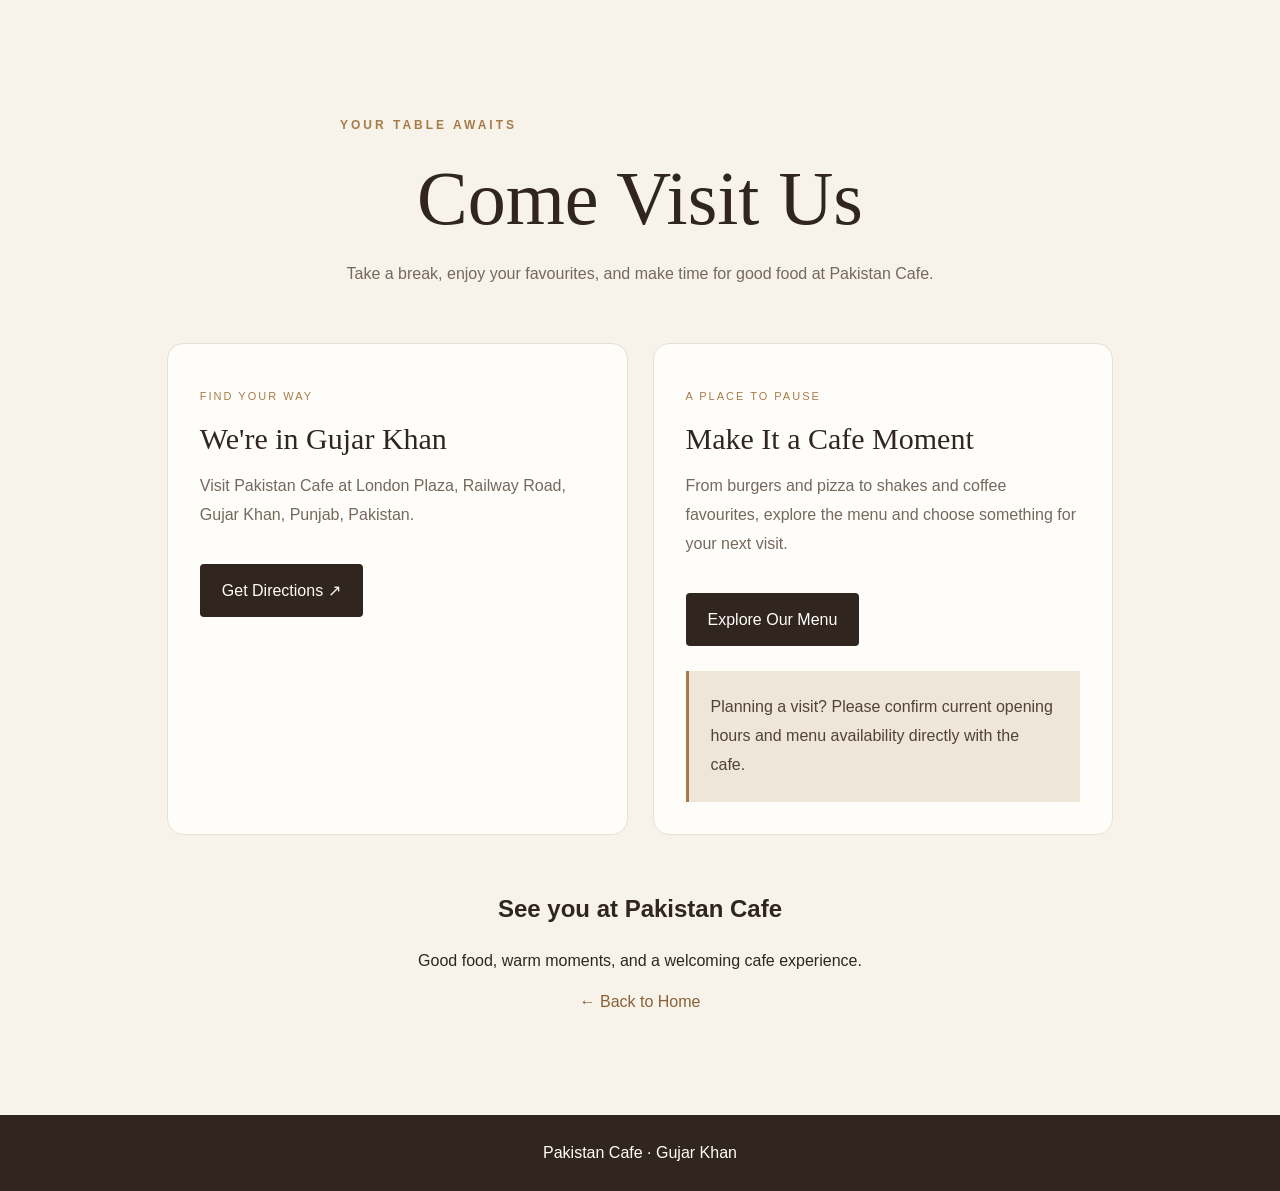
<file: visit.html>
<!DOCTYPE html>
<html lang="en">
<head>
  <meta charset="UTF-8">
  <meta name="viewport" content="width=device-width, initial-scale=1.0">
  <meta name="theme-color" content="#f7f3eb">
  <title>Visit Us | Pakistan Cafe</title>
  <meta name="description" content="Plan your visit to Pakistan Cafe on Railway Road, Gujar Khan, Pakistan.">
  <link rel="stylesheet" href="css/style.css">
<link rel="icon" type="image/svg+xml" href="favicon.svg">
  <style>
    .visit-page {
      max-width: 1100px;
      margin: auto;
      padding: 70px 6% 100px;
    }

    .visit-hero {
      text-align: center;
      padding: 45px 0 55px;
    }

    .visit-hero .eyebrow {
      color: #a77b48;
      font-size: 12px;
      letter-spacing: 3px;
      text-transform: uppercase;
    }

    .visit-hero h1 {
      color: #30251f;
      font: clamp(42px, 7vw, 76px) Georgia, serif;
      margin: 18px 0;
    }

    .visit-hero p {
      color: #75685d;
      max-width: 600px;
      margin: auto;
      line-height: 1.8;
    }

    .visit-grid {
      display: grid;
      grid-template-columns: 1fr 1fr;
      gap: 25px;
      align-items: stretch;
    }

    .visit-card {
      padding: 32px;
      border: 1px solid #e8dfd3;
      border-radius: 16px;
      background: #fffdf9;
    }

    .visit-card .small-title {
      color: #a77b48;
      font-size: 11px;
      letter-spacing: 2px;
      text-transform: uppercase;
    }

    .visit-card h2 {
      color: #30251f;
      font: 30px Georgia, serif;
      margin: 15px 0;
    }

    .visit-card p {
      color: #75685d;
      line-height: 1.8;
    }

    .visit-button {
      display: inline-block;
      margin-top: 18px;
      padding: 14px 22px;
      background: #30251f;
      color: #fffdf9;
      text-decoration: none;
      border-radius: 4px;
      transition: background 0.2s ease;
    }

    .visit-button:hover {
      background: #a77b48;
    }

    .visit-note {
      margin-top: 25px;
      padding: 22px;
      border-left: 3px solid #a77b48;
      background: #eee6d9;
      color: #514239;
      line-height: 1.8;
    }

    .visit-bottom {
      text-align: center;
      margin-top: 55px;
    }

    .visit-bottom a {
      color: #8b6037;
    }

    .visit-footer {
      padding: 25px;
      text-align: center;
      background: #30251f;
      color: #fffdf9;
    }

    @media (max-width: 700px) {
      .visit-grid {
        grid-template-columns: 1fr;
      }

      .visit-card {
        padding: 25px;
      }
    }
  </style>
</head>

<body>
  <main class="visit-page">
    <header class="visit-hero">
      <p class="eyebrow">Your table awaits</p>
      <h1>Come Visit Us</h1>
      <p>
        Take a break, enjoy your favourites, and make time for good food
        at Pakistan Cafe.
      </p>
    </header>

    <section class="visit-grid">
      <article class="visit-card">
        <p class="small-title">Find your way</p>
        <h2>We're in Gujar Khan</h2>
        <p>
          Visit Pakistan Cafe at London Plaza, Railway Road,
          Gujar Khan, Punjab, Pakistan.
        </p>

        <a
          class="visit-button"
          href="https://www.google.com/maps/search/?api=1&query=Pakistan+Cafe%2C+London+Plaza%2C+Railway+Road%2C+Gujar+Khan%2C+Pakistan"
          target="_blank"
          rel="noopener noreferrer"
        >
          Get Directions ↗
        </a>
      </article>

      <article class="visit-card">
        <p class="small-title">A place to pause</p>
        <h2>Make It a Cafe Moment</h2>
        <p>
          From burgers and pizza to shakes and coffee favourites,
          explore the menu and choose something for your next visit.
        </p>

        <a class="visit-button" href="menu.html">
          Explore Our Menu
        </a>

        <div class="visit-note">
          Planning a visit? Please confirm current opening hours and
          menu availability directly with the cafe.
        </div>
      </article>
    </section>

    <section class="visit-bottom">
      <h2>See you at Pakistan Cafe</h2>
      <p>Good food, warm moments, and a welcoming cafe experience.</p>
      <a href="index.html">← Back to Home</a>
    </section>
  </main>

  <footer class="visit-footer">
    Pakistan Cafe · Gujar Khan
  </footer>
</body>
</html>
</file>
<file: css/style.css>
/* ========================================
   PAKISTAN CAFE
   Luxury-minimal design system
======================================== */

:root {
  color-scheme: light;
  --cream: #f7f3eb;
  --cream-deep: #eee6d9;
  --white: #fffdf9;
  --espresso: #30251f;
  --espresso-soft: #514239;
  --gold: #a77b48;
  --muted: #75685d;
  --border: #ded4c6;
  --content-width: 1240px;
  --page-gutter: clamp(20px, 6vw, 88px);
  --font-display: "Playfair Display", Georgia, serif;
  --font-body: "DM Sans", Arial, sans-serif;
}

* {
  box-sizing: border-box;
}

html {
  scroll-behavior: smooth;
  scroll-padding-top: 100px;
}

body {
  margin: 0;
  background: var(--cream);
  color: var(--espresso);
  font-family: var(--font-body);
  font-size: 16px;
  line-height: 1.6;
  -webkit-font-smoothing: antialiased;
}

body,
button,
a {
  -webkit-tap-highlight-color: transparent;
}

img,
canvas {
  display: block;
  max-width: 100%;
}

a {
  color: inherit;
  text-decoration: none;
}

button {
  font: inherit;
}

button,
a {
  touch-action: manipulation;
}

a:focus-visible,
button:focus-visible {
  outline: 3px solid var(--gold);
  outline-offset: 5px;
}

::selection {
  background: var(--espresso);
  color: var(--white);
}

.skip-link {
  position: fixed;
  z-index: 1000;
  top: 12px;
  left: 12px;
  padding: 12px 18px;
  background: var(--espresso);
  color: var(--white);
  transform: translateY(-160%);
}

.skip-link:focus {
  transform: translateY(0);
}

.site-header {
  position: relative;
  z-index: 20;
  display: flex;
  align-items: center;
  justify-content: space-between;
  gap: 24px;
  width: 100%;
  max-width: 1440px;
  min-height: 94px;
  margin-inline: auto;
  padding: 20px var(--page-gutter);
  border-bottom: 1px solid rgb(48 37 31 / 8%);
}

.brand {
  display: inline-flex;
  align-items: center;
  gap: 11px;
  flex-shrink: 0;
}

.brand-mark {
  display: grid;
  width: 42px;
  height: 42px;
  place-items: center;
  border: 1px solid var(--gold);
  border-radius: 50%;
  color: var(--gold);
  font-family: var(--font-display);
  font-size: 24px;
}

.brand-name {
  font-size: 12px;
  font-weight: 700;
  letter-spacing: 0.16em;
}

.brand-name span {
  display: block;
  color: var(--gold);
  font-weight: 500;
  letter-spacing: 0.3em;
}

.navigation {
  display: flex;
  align-items: center;
  gap: clamp(18px, 3vw, 42px);
}

.nav-link {
  position: relative;
  padding-block: 8px;
  color: var(--espresso-soft);
  font-size: 13px;
  font-weight: 500;
}

.nav-link::after {
  position: absolute;
  right: 0;
  bottom: 0;
  left: 0;
  height: 1px;
  background: var(--gold);
  content: "";
  transform: scaleX(0);
  transform-origin: left;
  transition: transform 220ms ease;
}

.nav-link:hover::after,
.nav-link.active::after {
  transform: scaleX(1);
}

.nav-cta,
.button {
  display: inline-flex;
  min-height: 48px;
  align-items: center;
  justify-content: center;
  gap: 18px;
  padding: 12px 20px;
  border: 1px solid transparent;
  font-size: 12px;
  font-weight: 600;
  transition:
    background-color 220ms ease,
    color 220ms ease,
    border-color 220ms ease,
    transform 220ms ease;
}

.nav-cta,
.button-dark {
  background: var(--espresso);
  color: var(--white);
}

.nav-cta:hover,
.button-dark:hover {
  background: var(--gold);
  transform: translateY(-2px);
}

.menu-toggle {
  display: none;
}

/* Hero */

.hero {
  position: relative;
  display: grid;
  grid-template-columns: 0.92fr 1.08fr;
  align-items: center;
  gap: clamp(20px, 4vw, 60px);
  width: 100%;
  max-width: 1440px;
  min-height: min(740px, calc(100svh - 94px));
  margin-inline: auto;
  padding: 65px var(--page-gutter) 100px;
  overflow: clip;
}

.hero-copy {
  position: relative;
  z-index: 2;
  max-width: 570px;
  padding-bottom: 24px;
}

.eyebrow {
  display: flex;
  align-items: center;
  gap: 12px;
  margin: 0 0 24px;
  color: var(--gold);
  font-size: 10px;
  font-weight: 700;
  letter-spacing: 0.2em;
  line-height: 1.8;
}

.eyebrow-line {
  width: 30px;
  height: 1px;
  background: var(--gold);
}

.hero h1,
.intro h2,
.section-heading h2,
.visit-banner h2 {
  margin: 0;
  font-family: var(--font-display);
  font-weight: 500;
  letter-spacing: -0.055em;
  line-height: 1.12;
}

.hero h1 {
  font-size: clamp(46px, 6.2vw, 88px);
}

.hero h1 > span,
.intro h2 > span,
.section-heading h2 > span,
.visit-banner h2 > span {
  color: var(--gold);
  font-style: italic;
}

.hero-description {
  max-width: 405px;
  margin: 25px 0 30px;
  color: var(--muted);
  font-size: 14px;
  line-height: 1.95;
}

.hero-actions {
  display: flex;
  flex-wrap: wrap;
  align-items: center;
  gap: 25px;
}

.text-link {
  display: inline-flex;
  align-items: center;
  gap: 9px;
  padding-block: 8px;
  border-bottom: 1px solid var(--gold);
  font-size: 12px;
  font-weight: 600;
}

.text-link:hover {
  color: var(--gold);
}

.hero-note {
  display: flex;
  align-items: center;
  gap: 10px;
  margin-top: 54px;
  color: var(--muted);
  font-size: 11px;
}

.note-dot {
  width: 7px;
  height: 7px;
  border-radius: 50%;
  background: var(--gold);
}

/* 3D visual area */

.hero-visual {
  position: relative;
  display: grid;
  min-width: 0;
  min-height: 470px;
  aspect-ratio: 0.94;
  place-items: center;
  isolation: isolate;
}

.visual-glow {
  position: absolute;
  z-index: -1;
  width: 78%;
  aspect-ratio: 1;
  border-radius: 50%;
  background: radial-gradient(
    circle,
    #e9d9c3 0%,
    #f0e5d6 44%,
    rgb(247 243 235 / 0%) 72%
  );
}

#cafe-canvas {
  position: absolute;
  inset: 0;
  width: 100%;
  height: 100%;
  outline: none;
}




.fallback-ring {
  position: absolute;
  width: 100%;
  height: 100%;
  border: 1px solid rgb(167 123 72 / 35%);
  border-radius: 50%;
}

.fallback-letter {
  color: rgb(167 123 72 / 35%);
  font-family: var(--font-display);
  font-size: clamp(100px, 18vw, 220px);
  line-height: 1;
}

.fallback-caption {
  position: absolute;
  bottom: 12%;
  color: var(--muted);
  font-size: 10px;
  letter-spacing: 0.08em;
  text-align: center;
}

.visual-label {
  position: absolute;
  z-index: 2;
  display: flex;
  justify-content: space-between;
  width: 100%;
  color: var(--muted);
  font-size: 9px;
  font-weight: 600;
  letter-spacing: 0.15em;
  pointer-events: none;
}

.visual-label-top {
  top: 12px;
}

.visual-label-bottom {
  bottom: 12px;
}

/* Scroll cue */

.scroll-cue {
  position: absolute;
  bottom: 27px;
  left: var(--page-gutter);
  display: inline-flex;
  align-items: center;
  gap: 14px;
  color: var(--muted);
  font-size: 9px;
  font-weight: 600;
  letter-spacing: 0.15em;
}

.scroll-line {
  width: 45px;
  height: 1px;
  background: var(--gold);
  transform-origin: left;
  animation: line-pulse 2s ease-in-out infinite;
}

/* Intro */

.section-pad {
  padding: clamp(70px, 10vw, 130px) var(--page-gutter);
}

.intro {
  display: flex;
  flex-direction: column;
  align-items: center;
  border-top: 1px solid var(--border);
  text-align: center;
}

.intro .eyebrow {
  justify-content: center;
  margin-bottom: 23px;
}

.intro h2,
.section-heading h2,
.visit-banner h2 {
  font-size: clamp(38px, 5vw, 65px);
}

.intro > p:last-child {
  max-width: 470px;
  margin: 24px 0 0;
  color: var(--muted);
  font-size: 14px;
  line-height: 1.9;
}

/* Featured cards */

.highlights {
  max-width: 1440px;
  margin-inline: auto;
  background: var(--white);
}

.section-heading {
  display: flex;
  align-items: end;
  justify-content: space-between;
  gap: 24px;
  margin-bottom: 45px;
}

.section-heading .eyebrow {
  margin-bottom: 17px;
}

.highlight-grid {
  display: grid;
  grid-template-columns: repeat(3, minmax(0, 1fr));
  gap: 24px;
}

.highlight-card {
  position: relative;
  display: block;
  min-width: 0;
}

.card-number {
  position: absolute;
  z-index: 2;
  top: 16px;
  left: 16px;
  display: grid;
  width: 34px;
  height: 34px;
  place-items: center;
  border: 1px solid rgb(255 255 255 / 65%);
  border-radius: 50%;
  background: rgb(48 37 31 / 55%);
  color: white;
  font-size: 10px;
}

.card-image {
  position: relative;
  aspect-ratio: 0.95;
  overflow: hidden;
  background-color: var(--cream-deep);
  background-position: center;
  background-size: cover;
  transition: background-size 350ms ease;
}

.card-image::after {
  position: absolute;
  inset: 0;
  border: 1px solid rgb(48 37 31 / 5%);
  content: "";
  pointer-events: none;
}

.highlight-card:hover .card-image {
  filter: saturate(1.08);
}

.card-image-pizza {
  background-image:
    linear-gradient(180deg, transparent 60%, rgb(48 37 31 / 12%));
}


.card-image-burger {
  background-image:
    linear-gradient(180deg, transparent 60%, rgb(48 37 31 / 12%)),
    url("https://images.unsplash.com/photo-1568901346375-23c9450c58cd?auto=format&fit=crop&w=900&q=85");
  background-size: cover;
  background-position: center;
}

.card-image-drink {
  background-image:
    linear-gradient(180deg, transparent 60%, rgb(48 37 31 / 12%)),
    url("https://images.unsplash.com/photo-1517701604599-bb29b565090c?auto=format&fit=crop&w=900&q=85");
  background-size: cover;
  background-position: center;
}

.card-image-pizza {
  background-image:
    linear-gradient(180deg, transparent 60%, rgb(48 37 31 / 12%)),
    url("https://images.unsplash.com/photo-1513104890138-7c749659a591?auto=format&fit=crop&w=900&q=85");
  background-size: cover;
  background-position: center;
}


.card-copy {
  display: flex;
  align-items: center;
  justify-content: space-between;
  gap: 12px;
  padding: 20px 0;
  border-bottom: 1px solid var(--border);
}

.card-copy h3 {
  margin: 0;
  font-family: var(--font-display);
  font-size: 24px;
  font-weight: 500;
}

.card-copy p {
  margin: 5px 0 0;
  color: var(--muted);
  font-size: 12px;
}

.card-arrow {
  display: grid;
  width: 38px;
  height: 38px;
  flex-shrink: 0;
  place-items: center;
  border: 1px solid var(--border);
  border-radius: 50%;
  transition:
    background-color 200ms ease,
    color 200ms ease;
}

.highlight-card:hover .card-arrow {
  border-color: var(--espresso);
  background: var(--espresso);
  color: var(--white);
}

/* Visit banner */

.visit-banner {
  display: flex;
  align-items: center;
  justify-content: space-between;
  gap: 30px;
  margin: 0;
  background: var(--espresso);
  color: var(--white);
}

.visit-banner .eyebrow {
  color: #d9b98d;
}

.visit-banner h2 > span {
  color: #d9b98d;
}

.button-light {
  flex-shrink: 0;
  background: var(--cream);
  color: var(--espresso);
}

.button-light:hover {
  background: #e4d2b8;
  transform: translateY(-2px);
}

/* Footer */

.site-footer {
  display: flex;
  align-items: center;
  justify-content: space-between;
  gap: 24px;
  padding: 30px var(--page-gutter);
  background: var(--cream);
}

.footer-brand .brand-mark {
  width: 35px;
  height: 35px;
  font-size: 20px;
}

.site-footer > p,
.footer-copy {
  color: var(--muted);
  font-size: 11px;
}

/* Animation */

@keyframes line-pulse {
  0%,
  100% {
    transform: scaleX(0.6);
    opacity: 0.6;
  }

  50% {
    transform: scaleX(1);
    opacity: 1;
  }
}

/* Responsive layouts */

@media (min-width: 1441px) {
  .hero {
    min-height: 740px;
  }
}

@media (max-width: 900px) {
  .site-header {
    min-height: 80px;
  }

  .navigation {
    gap: 18px;
  }

  .nav-link {
    font-size: 12px;
  }

  .nav-cta {
    min-height: 42px;
    padding-inline: 14px;
  }

  .hero {
    grid-template-columns: 1fr 0.9fr;
    min-height: 620px;
    padding-top: 55px;
  }

  .hero-visual {
    min-height: 360px;
  }

  .highlight-grid {
    gap: 16px;
  }
}

@media (max-width: 680px) {
  :root {
    --page-gutter: 22px;
  }

  .site-header {
    min-height: 76px;
    gap: 12px;
  }

  .brand-name {
    font-size: 10px;
  }

  .brand-mark {
    width: 38px;
    height: 38px;
  }

  .menu-toggle {
    display: flex;
    width: 44px;
    height: 44px;
    flex-direction: column;
    align-items: center;
    justify-content: center;
    gap: 6px;
    border: 1px solid var(--border);
    border-radius: 50%;
    background: transparent;
    color: var(--espresso);
    cursor: pointer;
  }

  .menu-toggle span {
    width: 17px;
    height: 1px;
    background: currentColor;
    transition: transform 200ms ease;
  }

  .menu-toggle[aria-expanded="true"] span:first-child {
    transform: translateY(3.5px) rotate(45deg);
  }

  .menu-toggle[aria-expanded="true"] span:last-child {
    transform: translateY(-3.5px) rotate(-45deg);
  }

  .navigation {
    position: absolute;
    top: calc(100% - 1px);
    right: 0;
    left: 0;
    display: none;
    align-items: stretch;
    gap: 0;
    padding: 12px var(--page-gutter) 24px;
    border-bottom: 1px solid var(--border);
    background: var(--cream);
  }

  .navigation.is-open {
    display: flex;
    flex-direction: column;
  }

  .nav-link {
    padding: 14px 0;
    border-bottom: 1px solid var(--border);
    font-size: 14px;
  }

  .nav-link::after {
    display: none;
  }

  .nav-cta {
    align-self: flex-start;
    margin-top: 18px;
  }

  .hero {
    grid-template-columns: 1fr;
    gap: 12px;
    min-height: auto;
    padding-top: 62px;
    padding-bottom: 95px;
  }

  .hero-copy {
    padding-bottom: 0;
  }

  .hero h1 {
    font-size: clamp(47px, 12vw, 70px);
  }

  .hero-description {
    max-width: 420px;
    margin-block: 20px 25px;
    font-size: 13px;
  }

  .hero-note {
    margin-top: 28px;
  }

  .hero-visual {
    min-height: 300px;
    max-height: 440px;
    aspect-ratio: 1.05;
    margin-top: 12px;
  }

  .scroll-cue {
    bottom: 30px;
  }

  .intro h2,
  .section-heading h2,
  .visit-banner h2 {
    font-size: clamp(36px, 9vw, 52px);
  }

  .section-heading {
    align-items: flex-start;
    flex-direction: column;
    gap: 18px;
    margin-bottom: 30px;
  }

  .highlight-grid {
    grid-template-columns: 1fr;
    gap: 30px;
  }

  .card-image {
    aspect-ratio: 1.15;
  }

  .card-copy h3 {
    font-size: 25px;
  }

  .visit-banner {
    align-items: flex-start;
    flex-direction: column;
  }

  .site-footer {
    align-items: flex-start;
    flex-direction: column;
    gap: 12px;
  }

  .site-footer > p {
    margin: 0;
  }
}

/* Reduced motion accessibility */

@media (prefers-reduced-motion: reduce) {
  *,
  *::before,
  *::after {
    scroll-behavior: auto !important;
    animation-duration: 0.01ms !important;
    animation-iteration-count: 1 !important;
    transition-duration: 0.01ms !important;
  }
}

/* ========================================
   HOMEPAGE PHOTO HERO
   Large cafe photo on the right, text on the left
======================================== */

.hero.hero-photo-layout {
  grid-template-columns: minmax(0, 0.95fr) minmax(0, 1.05fr);
  align-items: center;
  gap: clamp(28px, 5vw, 72px);
  min-height: auto;
  padding-top: clamp(52px, 7vw, 88px);
  padding-bottom: clamp(64px, 8vw, 100px);
}

.hero-photo-layout .hero-copy {
  min-width: 0;
  max-width: 570px;
}

.hero-photo-layout .hero-visual.hero-photo-visual {
  display: flex;
  flex-direction: column;
  justify-content: center;
  align-items: stretch;
  gap: 14px;
  width: 100%;
  min-width: 0;
  min-height: 0;
  aspect-ratio: auto;
  isolation: auto;
  overflow: visible;
}

.hero-photo-visual .visual-label {
  position: static;
  width: 100%;
  pointer-events: none;
}

.hero-photo-visual .hero-photo-frame {
  width: 100%;
  height: clamp(320px, 39vw, 500px);
  overflow: hidden;
  border: 1px solid rgb(167 123 72 / 20%);
  border-radius: 8px;
  background: var(--cream-deep);
  box-shadow: 0 22px 55px rgb(48 37 31 / 12%);
}

.hero-photo-visual .hero-cafe-image {
  display: block;
  width: 100%;
  height: 100%;
  max-width: none;
  object-fit: cover;
  object-position: center;
  border-radius: 0;
}

/* Keep the photo and text balanced on medium screens */
@media (max-width: 900px) {
  .hero.hero-photo-layout {
    grid-template-columns: minmax(0, 1fr) minmax(0, 0.95fr);
    gap: 28px;
    min-height: auto;
  }

  .hero-photo-visual .hero-photo-frame {
    height: clamp(300px, 42vw, 390px);
  }
}

/* Stack the photo below the text on phones */
@media (max-width: 680px) {
  .hero.hero-photo-layout {
    grid-template-columns: minmax(0, 1fr);
    gap: 30px;
    min-height: auto;
    padding-top: 48px;
    padding-bottom: 60px;
  }

  .hero-photo-layout .hero-copy {
    max-width: none;
  }

  .hero-photo-layout .hero-visual.hero-photo-visual {
    min-height: 0;
    max-height: none;
    margin-top: 0;
  }

  .hero-photo-visual .hero-photo-frame {
    height: clamp(260px, 72vw, 380px);
  }
}

/* Separate cafe photo and animated 3D coffee scene */
.hero-photo-visual {
  display: grid;
  grid-template-columns: 1fr 1fr;
  grid-template-rows: auto minmax(220px, 1fr) auto;
  gap: 12px;
  align-items: stretch;
}

.hero-photo-visual .visual-label-top,
.hero-photo-visual .visual-label-bottom {
  grid-column: 1 / -1;
}

.hero-photo-frame,
.hero-3d-frame {
  position: relative;
  min-width: 0;
  min-height: 280px;
  overflow: hidden;
  border-radius: 14px;
  background: #f1e8db;
}

.hero-photo-frame {
  grid-column: 1;
  grid-row: 2;
}

.hero-photo-frame .hero-cafe-image {
  position: absolute;
  inset: 0;
  width: 100%;
  height: 100%;
  object-fit: cover;
  border-radius: inherit;
}

.hero-3d-frame {
  grid-column: 2;
  grid-row: 2;
}

#cafe-canvas {
  display: block;
  width: 100%;
  height: 100%;
  min-height: 280px;
}

.hero-3d-frame .visual-fallback {
  position: absolute;
  inset: 0;
  display: grid;
  place-items: center;
  padding: 16px;
  text-align: center;
  color: #342d29;
  font-size: 13px;
}

@media (max-width: 700px) {
  .hero-photo-visual {
    grid-template-columns: 1fr;
  }

  .hero-photo-visual .visual-label-top,
  .hero-photo-visual .visual-label-bottom,
  .hero-photo-frame,
  .hero-3d-frame {
    grid-column: 1;
  }

  .hero-photo-frame {
    grid-row: 2;
    min-height: 240px;
  }

  .hero-3d-frame {
    grid-row: 3;
    min-height: 280px;
  }

  #cafe-canvas {
    min-height: 280px;
  }
}

/* HERO: keep the cafe photo and 3D coffee scene separate */
.hero-photo-visual {
  display: grid;
  grid-template-columns: minmax(0, 1fr) minmax(0, 1fr);
  grid-template-rows: auto 320px auto;
  gap: 12px;
  align-items: stretch;
  min-width: 0;
}

.hero-photo-visual .visual-label-top,
.hero-photo-visual .visual-label-bottom {
  grid-column: 1 / -1;
}

.hero-photo-frame,
.hero-3d-frame {
  position: relative;
  grid-row: 2;
  min-width: 0;
  min-height: 0;
  height: 320px;
  overflow: hidden;
  border-radius: 14px;
  background: #f1e8db;
}

.hero-photo-frame {
  grid-column: 1;
}

.hero-photo-frame .hero-cafe-image {
  position: absolute;
  inset: 0;
  display: block;
  width: 100%;
  height: 100%;
  object-fit: cover;
  border-radius: inherit;
}

.hero-3d-frame {
  grid-column: 2;
}

.hero-3d-frame #cafe-canvas {
  position: absolute;
  inset: 0;
  display: block;
  width: 100%;
  height: 100%;
}

.hero-3d-frame .visual-fallback {
  position: absolute;
  inset: 0;
  display: grid;
  place-items: center;
  padding: 12px;
  color: #342d29;
  text-align: center;
  pointer-events: none;
}

/* Stack the two visuals on smaller screens */
@media (max-width: 700px) {
  .hero-photo-visual {
    grid-template-columns: minmax(0, 1fr);
    grid-template-rows: auto 240px 280px auto;
  }

  .hero-photo-visual .visual-label-top,
  .hero-photo-visual .visual-label-bottom,
  .hero-photo-frame,
  .hero-3d-frame {
    grid-column: 1;
  }

  .hero-photo-frame {
    grid-row: 2;
    height: 240px;
  }

  .hero-3d-frame {
    grid-row: 3;
    height: 280px;
  }
}
</file>
